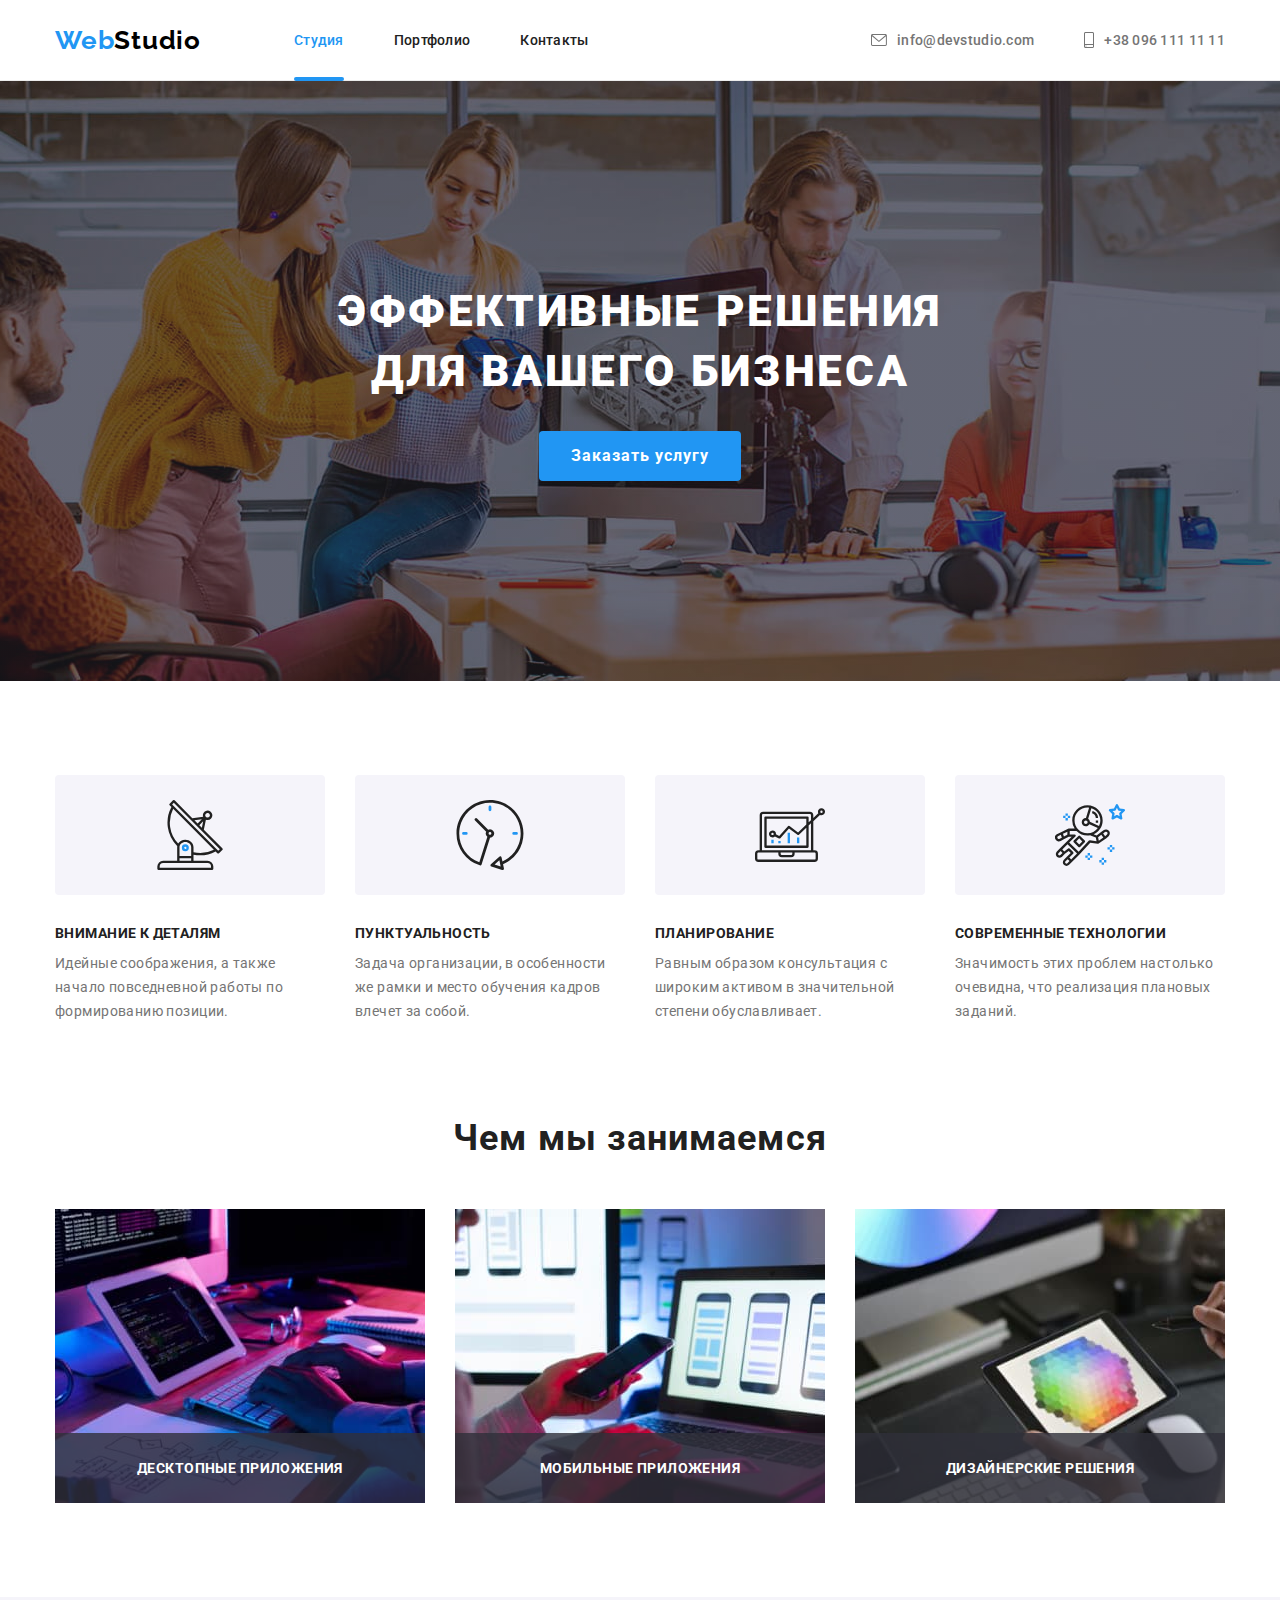
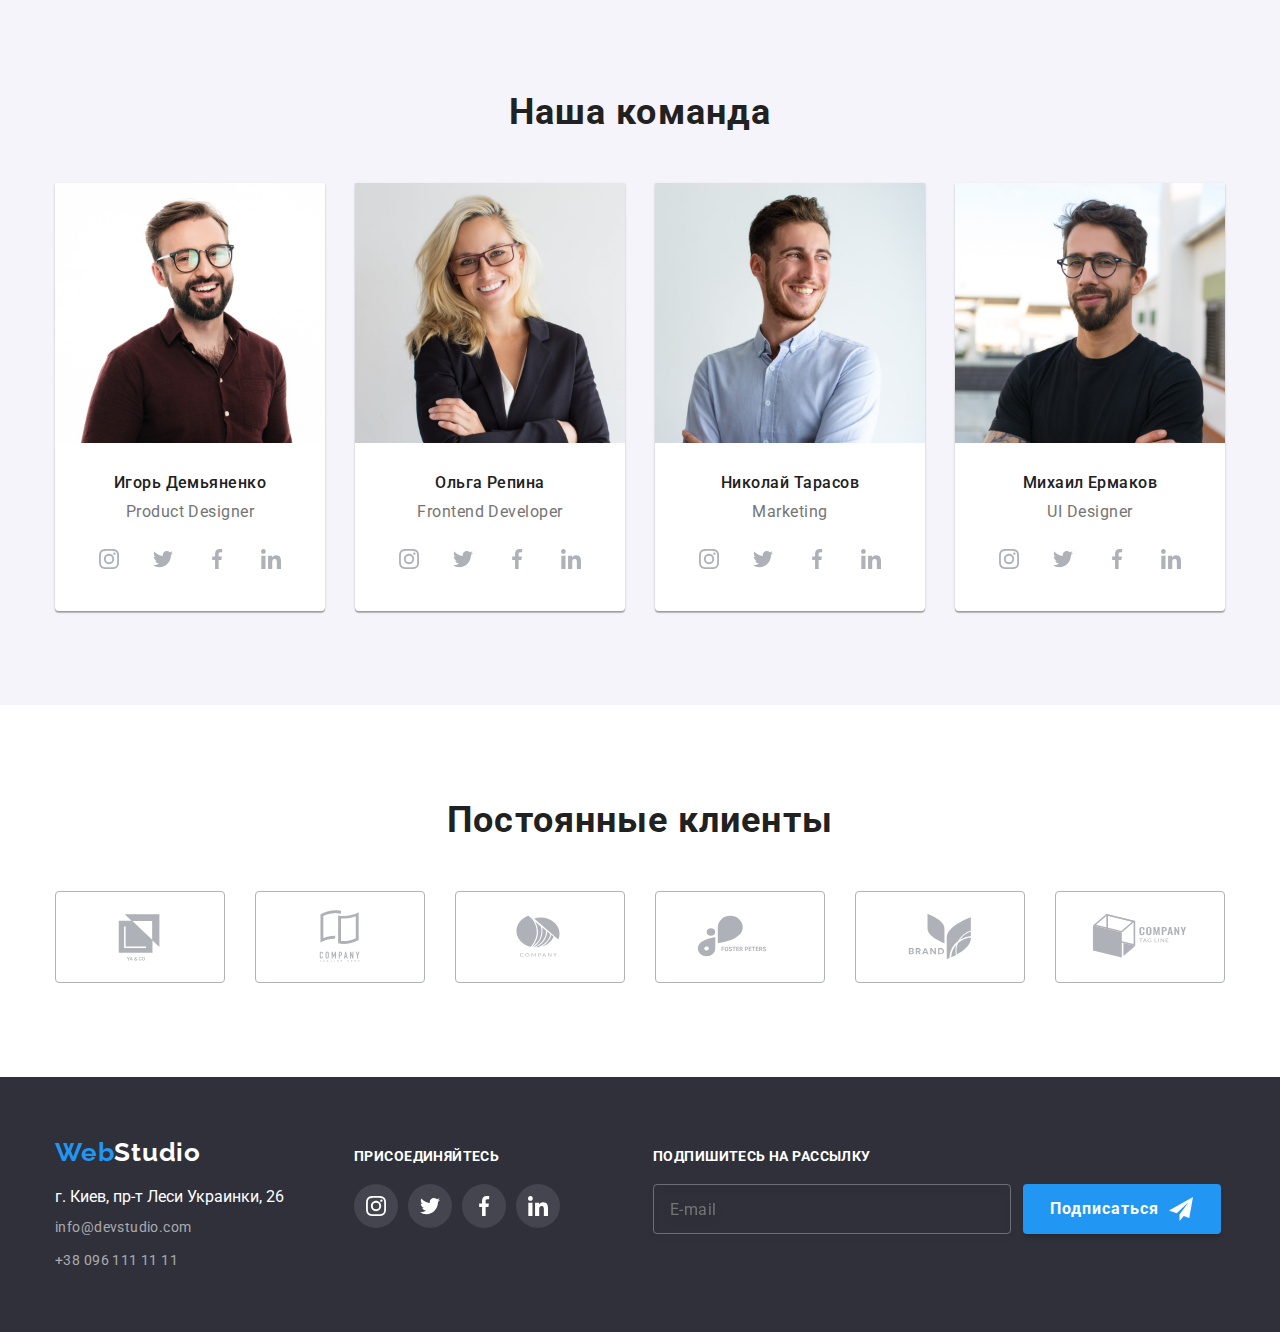
<file: index.html>
<!DOCTYPE html>
<html lang="ru">
  <head>
    <meta charset="UTF-8" />
    <meta http-equiv="X-UA-Compatible" content="IE=edge" />
    <meta name="viewport" content="width=device-width, initial-scale=1.0" />
    <title>WebStudio Main</title>
    <!-- Fonts start -->
    <link rel="preconnect" href="https://fonts.googleapis.com" />
    <link rel="preconnect" href="https://fonts.gstatic.com" crossorigin />
    <link
      href="https://fonts.googleapis.com/css2?family=Raleway:wght@700&family=Roboto:wght@400;500;700;900&display=swap"
      rel="stylesheet"
    />
    <!-- Fonts end -->
    <!-- Modern Normalize start -->
    <link
      rel="stylesheet"
      href="https://cdnjs.cloudflare.com/ajax/libs/modern-normalize/1.1.0/modern-normalize.min.css"
    />
    <!-- Modern Normalize end -->
    <link rel="stylesheet" href="./css/styles.css" />
  </head>
  <body data-page>
    <!-- Header section -->
    <header class="header">
      <div class="header-container container">
        <a class="header-logo logo" href="./index.html"
          ><span class="logo-cl">Web</span>Studio</a
        >
        <nav class="header-nav">
          <ul class="header-list list">
            <li class="header-item">
              <a
                class="header-link header-link-current link"
                href="./index.html"
                >Студия</a
              >
            </li>
            <li class="header-item">
              <a class="header-link link" href="./portfolio.html">Портфолио</a>
            </li>
            <li class="header-item">
              <a class="header-link link" href="">Контакты</a>
            </li>
          </ul>
        </nav>
        <ul class="header-contacts list">
          <li class="contacts-item">
            <a class="contacts-link link" href="mailto:info@devstudio.com">
              <svg class="contacts-icon" width="16" height="12">
                <use href="./images/icons.svg#envelope"></use></svg
              >info@devstudio.com</a
            >
          </li>
          <li class="contacts-item">
            <a class="contacts-link link" href="tel:+380961111111">
              <svg class="contacts-icon" width="10" height="16">
                <use href="./images/icons.svg#smartphone"></use></svg
              >+38 096 111 11 11</a
            >
          </li>
        </ul>
      </div>
    </header>
    <!-- Main section -->
    <main class="main">
      <!-- Hero section -->
      <section class="hero">
        <h1 class="hero-title">Эффективные решения для вашего бизнеса</h1>
        <button class="hero-btn btn" type="button" data-modal-open>
          Заказать услугу
        </button>
      </section>

      <!-- Advantages section -->
      <section class="advantages">
        <h2 class="visually-hidden">Наши преимущества</h2>
        <div class="advantages-container container">
          <ul class="advantages-list list">
            <li class="advantages-item">
              <div class="advantages-bg">
                <svg class="advantages-icon" width="70" height="70">
                  <use href="./images/icons.svg#antenna"></use>
                </svg>
              </div>
              <h3 class="advantages-title">Внимание к деталям</h3>
              <p class="advantages-descr">
                Идейные соображения, а также начало повседневной работы по
                формированию позиции.
              </p>
            </li>
            <li class="advantages-item">
              <div class="advantages-bg">
                <svg class="advantages-icon" width="70" height="70">
                  <use href="./images/icons.svg#clock"></use>
                </svg>
              </div>
              <h3 class="advantages-title">Пунктуальность</h3>
              <p class="advantages-descr">
                Задача организации, в особенности же рамки и место обучения
                кадров влечет за собой.
              </p>
            </li>
            <li class="advantages-item">
              <div class="advantages-bg">
                <svg class="advantages-icon" width="70" height="70">
                  <use href="./images/icons.svg#diagram"></use>
                </svg>
              </div>
              <h3 class="advantages-title">Планирование</h3>
              <p class="advantages-descr">
                Равным образом консультация с широким активом в значительной
                степени обуславливает.
              </p>
            </li>
            <li class="advantages-item">
              <div class="advantages-bg">
                <svg class="advantages-icon" width="70" height="70">
                  <use href="./images/icons.svg#astronaut"></use>
                </svg>
              </div>
              <h3 class="advantages-title">Современные технологии</h3>
              <p class="advantages-descr">
                Значимость этих проблем настолько очевидна, что реализация
                плановых заданий.
              </p>
            </li>
          </ul>
        </div>
      </section>
      <!-- About section -->
      <section class="about">
        <div class="about-container container">
          <h2 class="about-title title">Чем мы занимаемся</h2>
          <ul class="about-list list card-set">
            <li class="about-item card-set-item">
              <img
                src="./images/Home-page/Our-work/box1.jpg"
                alt="работа за компьютером"
                width="370"
                height="294"
                class="about-img"
              />
              <div class="about-overlay">
                <p class="overlay-title">Десктопные приложения</p>
              </div>
            </li>
            <li class="about-item card-set-item">
              <img
                src="./images/Home-page/Our-work/box2.jpg"
                alt="работа за ноутбуком с телефоном в руках"
                width="370"
                height="294"
                class="about-img"
              />
              <div class="about-overlay">
                <p class="overlay-title">Мобильные приложения</p>
              </div>
            </li>
            <li class="about-item card-set-item">
              <img
                src="./images/Home-page/Our-work/box3.jpg"
                alt="планшет в руках"
                width="370"
                height="294"
                class="about-img"
              />
              <div class="about-overlay">
                <p class="overlay-title">Дизайнерские решения</p>
              </div>
            </li>
          </ul>
        </div>
      </section>
      <!-- Team section -->
      <section class="team">
        <div class="container team-container">
          <h2 class="team-title title">Наша команда</h2>
          <ul class="team-list list card-set">
            <li class="team-item card-set-item">
              <img
                src="./images/Home-page/Team/img-1.jpg"
                alt="фото учасника команды"
                width="270"
                height="260"
                class="team-img"
              />
              <div class="team-wrapper">
                <h3 class="team-member">Игорь Демьяненко</h3>
                <p class="team-position" lang="en">Product Designer</p>
                <ul class="socials-list list">
                  <li class="socials-item">
                    <a
                      class="socials-link link"
                      href=""
                      target="_blank"
                      rel="noopener noreferrer"
                      aria-label="Instagram"
                    >
                      <svg class="socials-icon" width="20" height="20">
                        <use href="./images/icons.svg#instagram"></use>
                      </svg>
                    </a>
                  </li>
                  <li class="socials-item">
                    <a
                      class="socials-link link"
                      href=""
                      target="_blank"
                      rel="noopener noreferrer"
                      aria-label="Twitter"
                    >
                      <svg class="socials-icon" width="20" height="20">
                        <use href="./images/icons.svg#twitter"></use>
                      </svg>
                    </a>
                  </li>
                  <li class="socials-item">
                    <a
                      class="socials-link link"
                      href=""
                      target="_blank"
                      rel="noopener noreferrer"
                      aria-label="Facebook"
                    >
                      <svg class="socials-icon" width="20" height="20">
                        <use href="./images/icons.svg#facebook"></use>
                      </svg>
                    </a>
                  </li>
                  <li class="socials-item">
                    <a
                      class="socials-link link"
                      href=""
                      target="_blank"
                      rel="noopener noreferrer"
                      aria-label="LinkedIn"
                    >
                      <svg class="socials-icon" width="20" height="20">
                        <use href="./images/icons.svg#linkedin"></use>
                      </svg>
                    </a>
                  </li>
                </ul>
              </div>
            </li>
            <li class="team-item card-set-item">
              <img
                src="./images/Home-page/Team/img-2.jpg"
                alt="фото учасника команды"
                width="270"
                height="260"
                class="team-img"
              />
              <div class="team-wrapper">
                <h3 class="team-member">Ольга Репина</h3>
                <p class="team-position" lang="en">Frontend Developer</p>
                <ul class="socials-list list">
                  <li class="socials-item">
                    <a
                      class="socials-link link"
                      href=""
                      target="_blank"
                      rel="noopener noreferrer"
                      aria-label="Instagram"
                    >
                      <svg class="socials-icon" width="20" height="20">
                        <use href="./images/icons.svg#instagram"></use>
                      </svg>
                    </a>
                  </li>
                  <li class="socials-item">
                    <a
                      class="socials-link link"
                      href=""
                      target="_blank"
                      rel="noopener noreferrer"
                      aria-label="Twitter"
                    >
                      <svg class="socials-icon" width="20" height="20">
                        <use href="./images/icons.svg#twitter"></use>
                      </svg>
                    </a>
                  </li>
                  <li class="socials-item">
                    <a
                      class="socials-link link"
                      href=""
                      target="_blank"
                      rel="noopener noreferrer"
                      aria-label="Facebook"
                    >
                      <svg class="socials-icon" width="20" height="20">
                        <use href="./images/icons.svg#facebook"></use>
                      </svg>
                    </a>
                  </li>
                  <li class="socials-item">
                    <a
                      class="socials-link link"
                      href=""
                      target="_blank"
                      rel="noopener noreferrer"
                      aria-label="LinkedIn"
                    >
                      <svg class="socials-icon" width="20" height="20">
                        <use href="./images/icons.svg#linkedin"></use>
                      </svg>
                    </a>
                  </li>
                </ul>
              </div>
            </li>
            <li class="team-item card-set-item">
              <img
                src="./images/Home-page/Team/img-3.jpg"
                alt="фото учасника команды"
                width="270"
                height="260"
                class="team-img"
              />
              <div class="team-wrapper">
                <h3 class="team-member">Николай Тарасов</h3>
                <p class="team-position" lang="en">Marketing</p>
                <ul class="socials-list list">
                  <li class="socials-item">
                    <a
                      class="socials-link link"
                      href=""
                      target="_blank"
                      rel="noopener noreferrer"
                      aria-label="Instagram"
                    >
                      <svg class="socials-icon" width="20" height="20">
                        <use href="./images/icons.svg#instagram"></use>
                      </svg>
                    </a>
                  </li>
                  <li class="socials-item">
                    <a
                      class="socials-link link"
                      href=""
                      target="_blank"
                      rel="noopener noreferrer"
                      aria-label="Twitter"
                    >
                      <svg class="socials-icon" width="20" height="20">
                        <use href="./images/icons.svg#twitter"></use>
                      </svg>
                    </a>
                  </li>
                  <li class="socials-item">
                    <a
                      class="socials-link link"
                      href=""
                      target="_blank"
                      rel="noopener noreferrer"
                      aria-label="Facebook"
                    >
                      <svg class="socials-icon" width="20" height="20">
                        <use href="./images/icons.svg#facebook"></use>
                      </svg>
                    </a>
                  </li>
                  <li class="socials-item">
                    <a
                      class="socials-link link"
                      href=""
                      target="_blank"
                      rel="noopener noreferrer"
                      aria-label="LinkedIn"
                    >
                      <svg class="socials-icon" width="20" height="20">
                        <use href="./images/icons.svg#linkedin"></use>
                      </svg>
                    </a>
                  </li>
                </ul>
              </div>
            </li>
            <li class="team-item card-set-item">
              <img
                src="./images/Home-page/Team/img-4.jpg"
                alt="фото учасника команды"
                width="270"
                height="260"
                class="team-img"
              />
              <div class="team-wrapper">
                <h3 class="team-member">Михаил Ермаков</h3>
                <p class="team-position" lang="en">UI Designer</p>
                <ul class="socials-list list">
                  <li class="socials-item">
                    <a
                      class="socials-link link"
                      href=""
                      target="_blank"
                      rel="noopener noreferrer"
                      aria-label="Instagram"
                    >
                      <svg class="socials-icon" width="20" height="20">
                        <use href="./images/icons.svg#instagram"></use>
                      </svg>
                    </a>
                  </li>
                  <li class="socials-item">
                    <a
                      class="socials-link link"
                      href=""
                      target="_blank"
                      rel="noopener noreferrer"
                      aria-label="Twitter"
                    >
                      <svg class="socials-icon" width="20" height="20">
                        <use href="./images/icons.svg#twitter"></use>
                      </svg>
                    </a>
                  </li>
                  <li class="socials-item">
                    <a
                      class="socials-link link"
                      href=""
                      target="_blank"
                      rel="noopener noreferrer"
                      aria-label="Facebook"
                    >
                      <svg class="socials-icon" width="20" height="20">
                        <use href="./images/icons.svg#facebook"></use>
                      </svg>
                    </a>
                  </li>
                  <li class="socials-item">
                    <a
                      class="socials-link link"
                      href=""
                      target="_blank"
                      rel="noopener noreferrer"
                      aria-label="LinkedIn"
                    >
                      <svg class="socials-icon" width="20" height="20">
                        <use href="./images/icons.svg#linkedin"></use>
                      </svg>
                    </a>
                  </li>
                </ul>
              </div>
            </li>
          </ul>
        </div>
      </section>
      <!-- Clients section -->
      <section class="clients">
        <div class="container clients-container">
          <h2 class="clients-title title">Постоянные клиенты</h2>
          <ul class="clients-list list card-set">
            <li class="clients-item card-set-item">
              <a
                href=""
                class="clients-link link"
                target="_blank"
                rel="noopener noreferrer"
                aria-label="company logo"
              >
                <svg class="clients-icon" width="106" height="60">
                  <use href="./images/icons.svg#logo-1"></use>
                </svg>
              </a>
            </li>
            <li class="clients-item card-set-item">
              <a
                href=""
                class="clients-link link"
                target="_blank"
                rel="noopener noreferrer"
                aria-label="company logo"
              >
                <svg class="clients-icon" width="106" height="60">
                  <use href="./images/icons.svg#logo-2"></use>
                </svg>
              </a>
            </li>
            <li class="clients-item card-set-item">
              <a
                href=""
                class="clients-link link"
                target="_blank"
                rel="noopener noreferrer"
                aria-label="company logo"
              >
                <svg class="clients-icon" width="106" height="60">
                  <use href="./images/icons.svg#logo-3"></use>
                </svg>
              </a>
            </li>
            <li class="clients-item card-set-item">
              <a
                href=""
                class="clients-link link"
                target="_blank"
                rel="noopener noreferrer"
                aria-label="company logo"
              >
                <svg class="clients-icon" width="106" height="60">
                  <use href="./images/icons.svg#logo-4"></use>
                </svg>
              </a>
            </li>
            <li class="clients-item card-set-item">
              <a
                href=""
                class="clients-link link"
                target="_blank"
                rel="noopener noreferrer"
                aria-label="company logo"
              >
                <svg class="clients-icon" width="106" height="60">
                  <use href="./images/icons.svg#logo-5"></use>
                </svg>
              </a>
            </li>
            <li class="clients-item card-set-item">
              <a
                href=""
                class="clients-link link"
                target="_blank"
                rel="noopener noreferrer"
                aria-label="company logo"
              >
                <svg class="clients-icon" width="106" height="60">
                  <use href="./images/icons.svg#logo-6"></use>
                </svg>
              </a>
            </li>
          </ul>
        </div>
      </section>
    </main>
    <!-- Footer section -->
    <footer class="footer">
      <div class="footer-container container">
        <div class="address-container">
          <a class="footer-logo logo" href="./index.html">
            <span class="logo-cl">Web</span>Studio</a
          >
          <address class="footer-address">
            <p class="address-street">г. Киев, пр-т Леси Украинки, 26</p>
            <ul class="address-list list">
              <li class="address-item">
                <a
                  class="address-email footer-link link"
                  href="mailto:info@devstudio.com"
                  >info@devstudio.com</a
                >
              </li>
              <li class="address-item">
                <a
                  class="address-phone footer-link link"
                  href="tel:+380961111111"
                  >+38 096 111 11 11</a
                >
              </li>
            </ul>
          </address>
        </div>
        <div class="footer-join">
          <h2 class="join-us">присоединяйтесь</h2>
          <ul class="join-list list">
            <li class="join-item">
              <a
                class="join-link link"
                href=""
                target="_blank"
                rel="noopener noreferrer"
                aria-label="Instagram"
              >
                <svg class="join-icon" width="20" height="20">
                  <use href="./images/icons.svg#instagram"></use>
                </svg>
              </a>
            </li>
            <li class="join-item">
              <a
                class="join-link link"
                href=""
                target="_blank"
                rel="noopener noreferrer"
                aria-label="Twitter"
              >
                <svg class="join-icon" width="20" height="20">
                  <use href="./images/icons.svg#twitter"></use>
                </svg>
              </a>
            </li>
            <li class="join-item">
              <a
                class="join-link link"
                href=""
                target="_blank"
                rel="noopener noreferrer"
                aria-label="Facebook"
              >
                <svg class="join-icon" width="20" height="20">
                  <use href="./images/icons.svg#facebook"></use>
                </svg>
              </a>
            </li>
            <li class="join-item">
              <a
                class="join-link link"
                href=""
                target="_blank"
                rel="noopener noreferrer"
                aria-label="LinkedIn"
              >
                <svg class="join-icon" width="20" height="20">
                  <use href="./images/icons.svg#linkedin"></use>
                </svg>
              </a>
            </li>
          </ul>
        </div>
        <div class="subscribe-container">
          <h2 class="subscribe-title">Подпишитесь на рассылку</h2>
          <form class="subscribe-form">
            <input
              class="subscribe-input"
              type="email"
              name="email"
              placeholder="E-mail"
            />
            <button class="subscribe-btn btn" type="submit">
              <span class="subscribe-btn-text">Подписаться</span>
              <svg class="subscribe-icon" width="24" height="24">
                <use href="./images/icons.svg#send"></use>
              </svg>
            </button>
          </form>
        </div>
      </div>
    </footer>

    <!-- Modal window -->
    <div class="backdrop is-hidden" data-modal>
      <div class="modal">
        <button class="modal-btn" data-modal-close>
          <svg class="modal-btn-icon" width="30" height="30">
            <use href="./images/icons.svg#close"></use>
          </svg>
        </button>
        <strong class="modal-title"
          >Оставьте свои данные, мы вам перезвоним</strong
        >
        <div class="modal-form-container">
          <form class="modal-form">
            <div class="modal-form-group" role="group">
              <label class="modal-form-label">
                <span class="label-text">Имя</span>
                <input
                  class="form-input"
                  type="text"
                  name="user-name"
                  placeholder=" "
                  minlength="3"
                  maxlength="50"
                  required
                />
                <svg class="modal-form-icon" width="18" height="18">
                  <use href="./images/icons.svg#person"></use>
                </svg>
              </label>
              <label class="modal-form-label">
                <span class="label-text">Телефон</span>
                <input
                  class="form-input"
                  type="tel"
                  name="user-phone"
                  placeholder=" "
                  minlength="10"
                  maxlength="13"
                  required
                />
                <svg class="modal-form-icon" width="18" height="18">
                  <use href="./images/icons.svg#phone"></use>
                </svg>
              </label>
              <label class="modal-form-label">
                <span class="label-text">Почта</span>
                <input
                  class="form-input"
                  type="email"
                  name="user-email"
                  placeholder=" "
                  minlength="7"
                  maxlength="50"
                  required
                />
                <svg class="modal-form-icon" width="18" height="18">
                  <use href="./images/icons.svg#email"></use>
                </svg>
              </label>
              <label class="modal-form-label">
                <span class="label-text">Комментарий</span>
                <textarea
                  class="form-field-comment"
                  name="user-comment"
                  placeholder="Введите текст"
                ></textarea>
              </label>
            </div>
            <label class="modal-label-checkbox">
              <input
                class="input-checkbox visually-hidden"
                name="checkbox-agreement"
                type="checkbox"
                required
              />
              <svg class="icon-checkbox" width="16" height="15">
                <use
                  class="icon-checkbox-empty"
                  href="./images/icons.svg#check-empty"
                ></use>
                <use
                  class="icon-checkbox-check"
                  href="./images/icons.svg#check"
                ></use>
              </svg>
              <span class="checkbox-agreement"
                >Соглашаюсь с рассылкой и принимаю
                <a class="agreement-link" href="">Условия договора</a>
              </span>
            </label>
            <button class="modal-form-btn btn" type="submit">
              <span class="modal-form-btn-text">Отправить</span>
            </button>
          </form>
        </div>
      </div>
    </div>

    <script src="./js/modal.js"></script>
  </body>
</html>
</file>
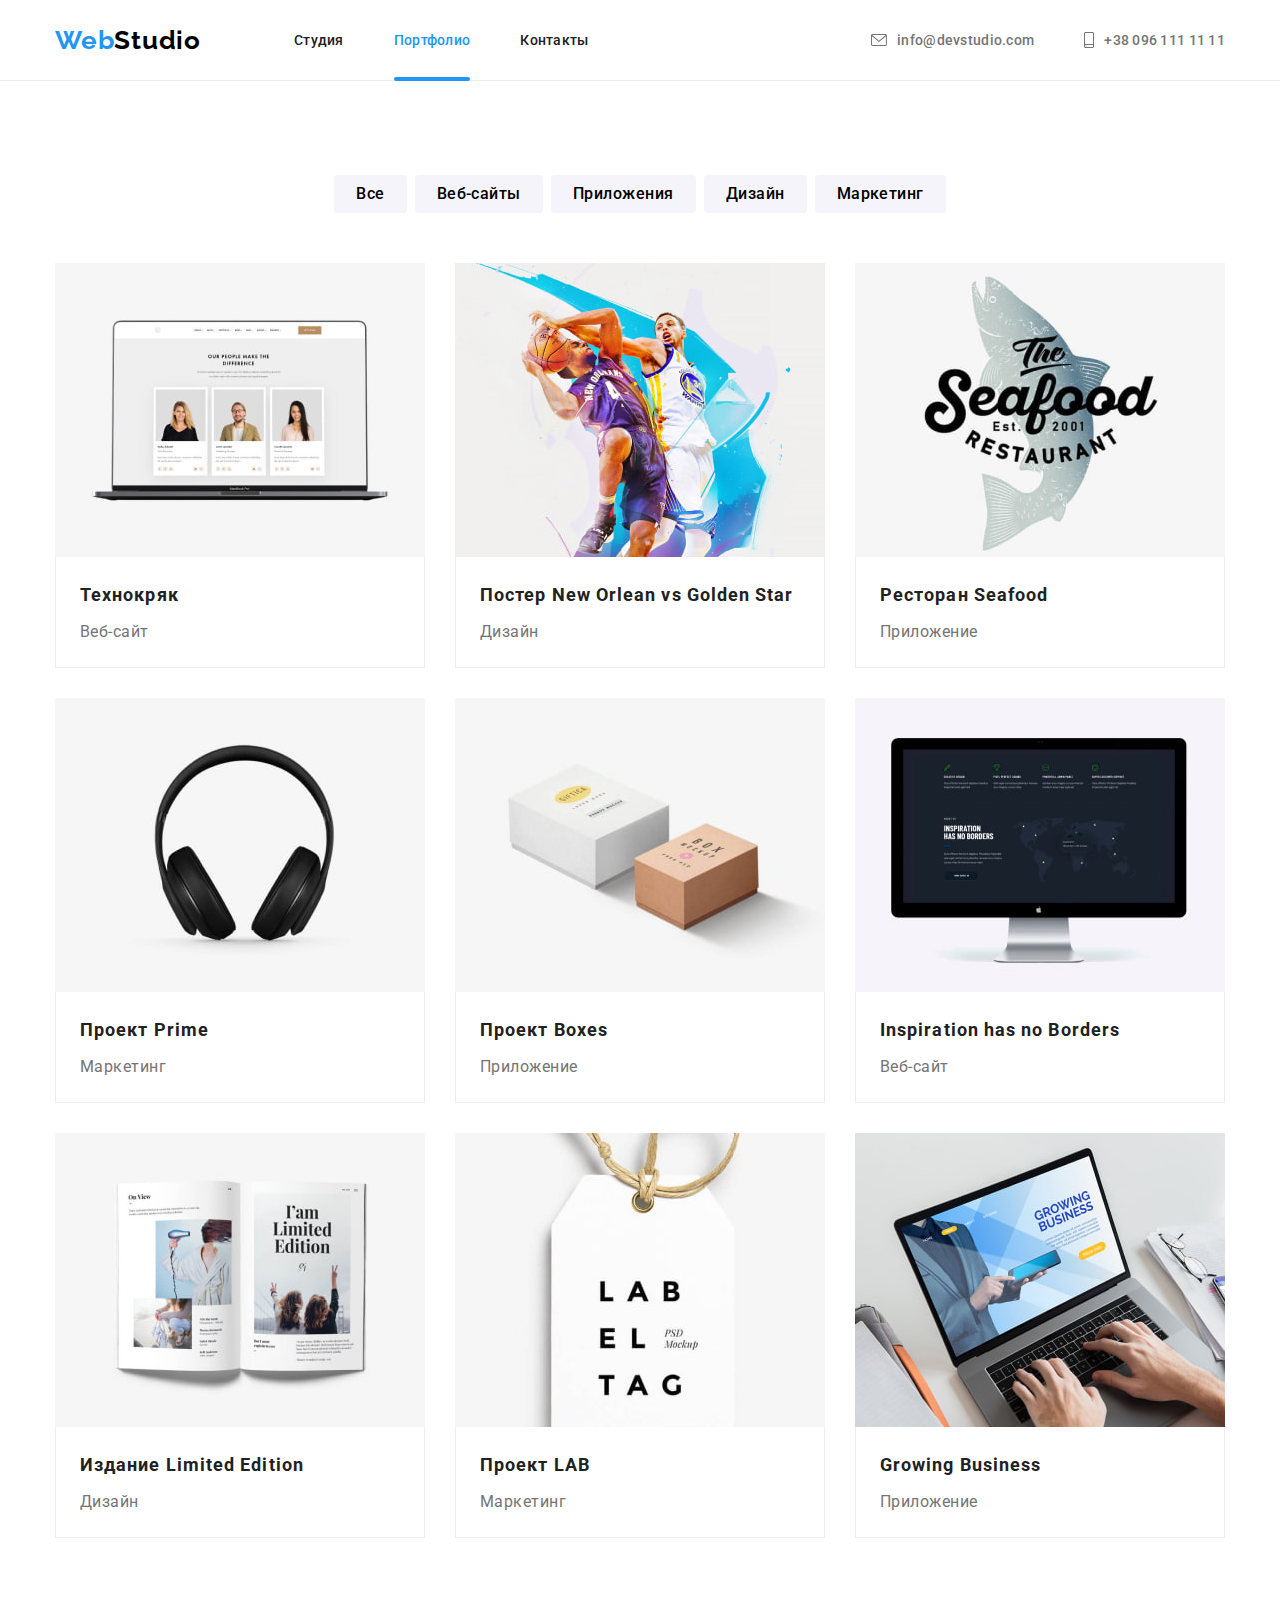
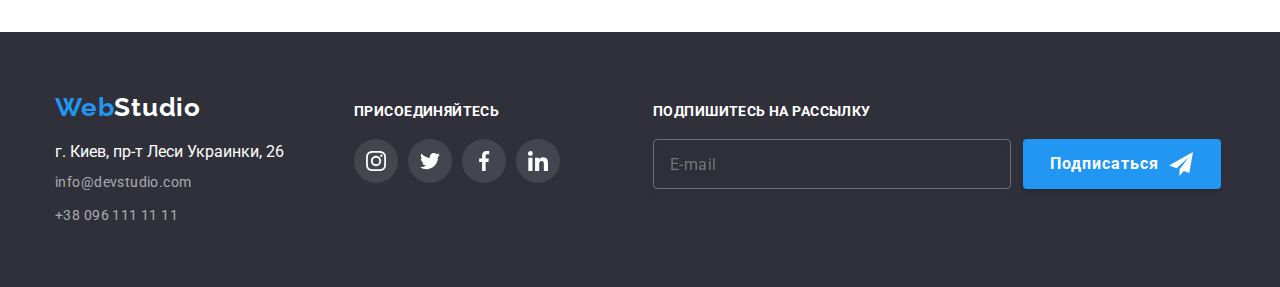
<file: portfolio.html>
<!DOCTYPE html>
<html lang="ru">
  <head>
    <meta charset="UTF-8" />
    <meta http-equiv="X-UA-Compatible" content="IE=edge" />
    <meta name="viewport" content="width=device-width, initial-scale=1.0" />
    <title>WebStudio Portfolio</title>
    <!-- Fonts start -->
    <link rel="preconnect" href="https://fonts.googleapis.com" />
    <link rel="preconnect" href="https://fonts.gstatic.com" crossorigin />
    <link
      href="https://fonts.googleapis.com/css2?family=Raleway:wght@700&family=Roboto:wght@400;500;700;900&display=swap"
      rel="stylesheet"
    />
    <!-- Fonts end -->
    <!-- Modern Normalize start -->
    <link
      rel="stylesheet"
      href="https://cdnjs.cloudflare.com/ajax/libs/modern-normalize/1.1.0/modern-normalize.min.css"
    />
    <!-- Modern Normalize end -->
    <link rel="stylesheet" href="./css/styles.css" />
  </head>
  <body>
    <!-- Header section -->
    <header class="header">
      <div class="header-container container">
        <a class="header-logo logo" href="./index.html"
          ><span class="logo-cl">Web</span>Studio</a
        >
        <nav class="header-nav">
          <ul class="header-list list">
            <li class="header-item">
              <a class="header-link link" href="./index.html">Студия</a>
            </li>
            <li class="header-item">
              <a
                class="header-link header-link-current link"
                href="./portfolio.html"
                >Портфолио</a
              >
            </li>
            <li class="header-item">
              <a class="header-link link" href="">Контакты</a>
            </li>
          </ul>
        </nav>
        <ul class="header-contacts list">
          <li class="contacts-item">
            <a class="contacts-link link" href="mailto:info@devstudio.com">
              <svg class="contacts-icon" width="16" height="12">
                <use href="./images/icons.svg#envelope"></use></svg
              >info@devstudio.com</a
            >
          </li>
          <li class="contacts-item">
            <a class="contacts-link link" href="tel:+380961111111">
              <svg class="contacts-icon" width="10" height="16">
                <use href="./images/icons.svg#smartphone"></use></svg
              >+38 096 111 11 11</a
            >
          </li>
        </ul>
      </div>
    </header>
    <!-- Main section-->
    <main class="main">
      <section class="works">
        <div class="container">
          <h1 hidden>Наши работы</h1>
          <ul class="works-filter list">
            <li class="filer-item">
              <button class="filter-btn btn" type="button">Все</button>
            </li>
            <li class="filter-item">
              <button class="filter-btn btn" type="button">Веб-сайты</button>
            </li>
            <li class="filter-item">
              <button class="filter-btn btn" type="button">Приложения</button>
            </li>
            <li class="filter-item">
              <button class="filter-btn btn" type="button">Дизайн</button>
            </li>
            <li class="filter-item">
              <button class="filter-btn btn" type="button">Маркетинг</button>
            </li>
          </ul>
          <ul class="works-list list card-set">
            <li class="works-item card-set-item">
              <a href="" class="works-link link">
                <div class="overlay-wrapper">
                  <img
                    src="./images/Portfolio/img-1.jpg"
                    alt="ноутбук с открытым сайтом"
                    width="370"
                    height="294"
                    class="works-img"
                  />
                  <div class="works-overlay">
                    <p class="works-overlay-text">
                      Ресурс предлагает комплексные предложения с разным уровнем
                      функционала и сервисов. Все это позволит посетителю
                      получить исчерпывающие сведения о компании или частном
                      лице.
                    </p>
                  </div>
                </div>
                <div class="works-wrapper">
                  <h2 class="works-title">Технокряк</h2>
                  <p class="works-type">Веб-сайт</p>
                </div>
              </a>
            </li>
            <li class="works-item card-set-item">
              <a href="" class="works-link link">
                <div class="overlay-wrapper">
                  <img
                    src="./images/Portfolio/img-2.jpg"
                    alt="постер с игрой в баскетбол"
                    width="370"
                    height="294"
                    class="works-img"
                  />
                  <div class="works-overlay">
                    <p class="works-overlay-text">
                      Ресурс предлагает комплексные предложения с разным уровнем
                      функционала и сервисов. Все это позволит посетителю
                      получить исчерпывающие сведения о компании или частном
                      лице.
                    </p>
                  </div>
                </div>
                <div class="works-wrapper">
                  <h2 class="works-title">
                    Постер <span lang="en">New Orlean vs Golden Star</span>
                  </h2>
                  <p class="works-type">Дизайн</p>
                </div>
              </a>
            </li>
            <li class="works-item card-set-item">
              <a href="" class="works-link link">
                <div class="overlay-wrapper">
                  <img
                    src="./images/Portfolio/img-3.jpg"
                    alt="постер ресторана морепродуктов"
                    width="370"
                    height="294"
                    class="works-img"
                  />
                  <div class="works-overlay">
                    <p class="works-overlay-text">
                      Ресурс предлагает комплексные предложения с разным уровнем
                      функционала и сервисов. Все это позволит посетителю
                      получить исчерпывающие сведения о компании или частном
                      лице.
                    </p>
                  </div>
                </div>
                <div class="works-wrapper">
                  <h2 class="works-title">
                    Ресторан <span lang="en">Seafood</span>
                  </h2>
                  <p class="works-type">Приложение</p>
                </div>
              </a>
            </li>
            <li class="works-item card-set-item">
              <a href="" class="works-link link">
                <div class="overlay-wrapper">
                  <img
                    src="./images/Portfolio/img-4.jpg"
                    alt="наушники"
                    width="370"
                    height="294"
                    class="works-img"
                  />
                  <div class="works-overlay">
                    <p class="works-overlay-text">
                      Ресурс предлагает комплексные предложения с разным уровнем
                      функционала и сервисов. Все это позволит посетителю
                      получить исчерпывающие сведения о компании или частном
                      лице.
                    </p>
                  </div>
                </div>
                <div class="works-wrapper">
                  <h2 class="works-title">
                    Проект <span lang="en">Prime</span>
                  </h2>
                  <p class="works-type">Маркетинг</p>
                </div>
              </a>
            </li>
            <li class="works-item card-set-item">
              <a href="" class="works-link link">
                <div class="overlay-wrapper">
                  <img
                    src="./images/Portfolio/img-5.jpg"
                    alt="белая и коричневая коробки"
                    width="370"
                    height="294"
                    class="works-img"
                  />
                  <div class="works-overlay">
                    <p class="works-overlay-text">
                      Ресурс предлагает комплексные предложения с разным уровнем
                      функционала и сервисов. Все это позволит посетителю
                      получить исчерпывающие сведения о компании или частном
                      лице.
                    </p>
                  </div>
                </div>
                <div class="works-wrapper">
                  <h2 class="works-title">
                    Проект <span lang="en">Boxes</span>
                  </h2>
                  <p class="works-type">Приложение</p>
                </div>
              </a>
            </li>
            <li class="works-item card-set-item">
              <a href="" class="works-link link">
                <div class="overlay-wrapper">
                  <img
                    src="./images/Portfolio/img-6.jpg"
                    alt="экран компьютера с открытым сайтом"
                    width="370"
                    height="294"
                    class="works-img"
                  />
                  <div class="works-overlay">
                    <p class="works-overlay-text">
                      Ресурс предлагает комплексные предложения с разным уровнем
                      функционала и сервисов. Все это позволит посетителю
                      получить исчерпывающие сведения о компании или частном
                      лице.
                    </p>
                  </div>
                </div>
                <div class="works-wrapper">
                  <h2 class="works-title" lang="en">
                    Inspiration has no Borders
                  </h2>
                  <p class="works-type">Веб-сайт</p>
                </div>
              </a>
            </li>
            <li class="works-item card-set-item">
              <a href="" class="works-link link">
                <div class="overlay-wrapper">
                  <img
                    src="./images/Portfolio/img-7.jpg"
                    alt="разворот журнала"
                    width="370"
                    height="294"
                    class="works-img"
                  />
                  <div class="works-overlay">
                    <p class="works-overlay-text">
                      Ресурс предлагает комплексные предложения с разным уровнем
                      функционала и сервисов. Все это позволит посетителю
                      получить исчерпывающие сведения о компании или частном
                      лице.
                    </p>
                  </div>
                </div>
                <div class="works-wrapper">
                  <h2 class="works-title">
                    Издание <span lang="en">Limited Edition</span>
                  </h2>
                  <p class="works-type">Дизайн</p>
                </div>
              </a>
            </li>
            <li class="works-item card-set-item">
              <a href="" class="works-link link">
                <div class="overlay-wrapper">
                  <img
                    src="./images/Portfolio/img-8.jpg"
                    alt="белая бирка с надписью"
                    width="370"
                    height="294"
                    class="works-img"
                  />
                  <div class="works-overlay">
                    <p class="works-overlay-text">
                      Ресурс предлагает комплексные предложения с разным уровнем
                      функционала и сервисов. Все это позволит посетителю
                      получить исчерпывающие сведения о компании или частном
                      лице.
                    </p>
                  </div>
                </div>
                <div class="works-wrapper">
                  <h2 class="works-title">Проект <span lang="en">LAB</span></h2>
                  <p class="works-type">Маркетинг</p>
                </div>
              </a>
            </li>
            <li class="works-item card-set-item">
              <a href="" class="works-link link">
                <div class="overlay-wrapper">
                  <img
                    src="./images/Portfolio/img-9.jpg"
                    alt="работа за ноутбуком"
                    width="370"
                    height="294"
                    class="works-img"
                  />
                  <div class="works-overlay">
                    <p class="works-overlay-text">
                      Ресурс предлагает комплексные предложения с разным уровнем
                      функционала и сервисов. Все это позволит посетителю
                      получить исчерпывающие сведения о компании или частном
                      лице.
                    </p>
                  </div>
                </div>
                <div class="works-wrapper">
                  <h2 class="works-title" lang="en">Growing Business</h2>
                  <p class="works-type">Приложение</p>
                </div>
              </a>
            </li>
          </ul>
        </div>
      </section>
    </main>
    <!-- Footer section-->
    <footer class="footer">
      <div class="footer-container container">
        <div class="address-container">
          <a class="footer-logo logo" href="./index.html">
            <span class="logo-cl">Web</span>Studio</a
          >
          <address class="footer-address">
            <p class="address-street">г. Киев, пр-т Леси Украинки, 26</p>
            <ul class="address-list list">
              <li class="address-item">
                <a
                  class="address-email footer-link link"
                  href="mailto:info@devstudio.com"
                  >info@devstudio.com</a
                >
              </li>
              <li class="address-item">
                <a
                  class="address-phone footer-link link"
                  href="tel:+380961111111"
                  >+38 096 111 11 11</a
                >
              </li>
            </ul>
          </address>
        </div>
        <div class="footer-join">
          <h2 class="join-us">присоединяйтесь</h2>
          <ul class="join-list list">
            <li class="join-item">
              <a
                class="join-link link"
                href=""
                target="_blank"
                rel="noopener noreferrer"
                aria-label="Instagram"
              >
                <svg class="join-icon" width="20" height="20">
                  <use href="./images/icons.svg#instagram"></use>
                </svg>
              </a>
            </li>
            <li class="join-item">
              <a
                class="join-link link"
                href=""
                target="_blank"
                rel="noopener noreferrer"
                aria-label="Twitter"
              >
                <svg class="join-icon" width="20" height="20">
                  <use href="./images/icons.svg#twitter"></use>
                </svg>
              </a>
            </li>
            <li class="join-item">
              <a
                class="join-link link"
                href=""
                target="_blank"
                rel="noopener noreferrer"
                aria-label="Facebook"
              >
                <svg class="join-icon" width="20" height="20">
                  <use href="./images/icons.svg#facebook"></use>
                </svg>
              </a>
            </li>
            <li class="join-item">
              <a
                class="join-link link"
                href=""
                target="_blank"
                rel="noopener noreferrer"
                aria-label="LinkedIn"
              >
                <svg class="join-icon" width="20" height="20">
                  <use href="./images/icons.svg#linkedin"></use>
                </svg>
              </a>
            </li>
          </ul>
        </div>
        <div class="subscribe-container">
          <h2 class="subscribe-title">Подпишитесь на рассылку</h2>
          <form class="subscribe-form">
            <input
              class="subscribe-input"
              type="email"
              name="email"
              placeholder="E-mail"
            />
            <button class="subscribe-btn btn" type="submit">
              <span class="subscribe-btn-text">Подписаться</span>
              <svg class="subscribe-icon" width="24" height="24">
                <use href="./images/icons.svg#send"></use>
              </svg>
            </button>
          </form>
        </div>
      </div>
    </footer>
  </body>
</html>
</file>
<file: css/styles.css>
:root {
  /* Fonts */
  --main-font: "Roboto", sans-serif;
  --secondary-font: "Raleway", sans-serif;

  /* Text colors */
  --main-txt-cl: #212121;
  --secondary-txt-cl: #757575;
  --accent-txt-cl: #2196f3;
  --light-txt-cl: #ffffff;
  --dark-txt-cl: #000000;
  --social-icons-cl: #afb1b8;

  /* Bg colors */
  --light-bg-cl: #f5f4fa;
  --dark-bg-cl: #2f303a;

  /* others */
  --indent: 30px;
  --items: 3;
  --animation: 250ms cubic-bezier(0.4, 0, 0.2, 1);
}

body {
  font-family: var(--main-font);
  color: var(--main-txt-cl);
}

.no-scroll {
  overflow: hidden;
}

/* Reset styles */
h1,
h2,
h3,
h4,
h5,
h6,
p {
  margin: 0;
}
img {
  display: block;
  max-width: 100%;
}

.link,
.logo {
  text-decoration: none;
  color: currentColor;
}

.footer-address {
  font-style: normal;
}

.list {
  list-style: none;
  margin: 0;
  padding: 0;
}

.visually-hidden {
  position: absolute;
  white-space: nowrap;
  width: 1px;
  height: 1px;
  overflow: hidden;
  border: 0;
  padding: 0;
  clip: rect(0 0 0 0);
  clip-path: inset(50%);
  margin: -1px;
}

/* Card set */

.card-set {
  display: flex;
  flex-wrap: wrap;
  gap: var(--indent);
}

.card-set-item {
  flex-basis: calc((100% - var(--indent) * (var(--items) - 1)) / var(--items));
}

/* Base styles */

.container {
  width: 1200px;
  padding-left: 15px;
  padding-right: 15px;
  margin-left: auto;
  margin-right: auto;

  /* outline: 2px solid red;
  outline-offset: -2px; */
}

.link:hover,
.link:focus {
  color: var(--accent-txt-cl);
}

.works-link:hover,
.works-link:focus {
  color: var(--main-txt-cl);
  box-shadow: 0px 1px 1px rgba(0, 0, 0, 0.12), 0px 4px 4px rgba(0, 0, 0, 0.06),
    1px 4px 6px rgba(0, 0, 0, 0.16);
}

.btn {
  font-family: inherit;
  border: transparent;
  cursor: pointer;
}

.title {
  font-weight: 700;
  font-size: 36px;
  line-height: calc(42 / 36);
  letter-spacing: 0.03em;
}

/* Header section */

.header {
  border-bottom: 1px solid #ececec;
}

.header-container {
  display: flex;
  align-items: center;
}

.logo {
  font-family: var(--secondary-font);
  font-weight: 700;
  font-size: 26px;
  line-height: calc(31 / 26);
  letter-spacing: 0.03em;
}

.header-logo {
  margin-right: 93px;

  color: var(--dark-txt-cl);
}

.logo-cl {
  color: var(--accent-txt-cl);
}

.header-list {
  display: flex;
  gap: 50px;
}

.header-link,
.header-email,
.header-phone,
.contacts-link {
  display: block;
  padding-top: 32px;
  padding-bottom: 32px;

  transition: color var(--animation);
}

.header-link {
  font-weight: 500;
  font-size: 14px;
  line-height: calc(16 / 14);
  letter-spacing: 0.02em;
  color: var(--main-txt-cl);
}

.header-link-current {
  position: relative;

  color: var(--accent-txt-cl);
}

.header-link-current::after {
  position: absolute;
  content: "";
  bottom: -1px;
  left: 0;
  width: 100%;
  height: 4px;
  border-radius: 2px;
  background-color: var(--accent-txt-cl);
}

.header-contacts {
  display: flex;
  margin-left: auto;
  gap: 50px;
  align-items: center;

  color: var(--secondary-txt-cl);
  font-weight: 500;
  font-size: 14px;
  line-height: calc(16 / 14);
  letter-spacing: 0.02em;
}

.contacts-link {
  display: flex;
  align-items: center;
}

.contacts-icon {
  margin-right: 10px;
  fill: currentColor;
}

/* STUDIO Hero section */

.hero {
  padding-top: 200px;
  padding-bottom: 200px;
  max-width: 1600px;
  height: 600px;
  margin-right: auto;
  margin-left: auto;

  background-color: var(--dark-bg-cl);
  background-image: linear-gradient(
      to right,
      rgba(47, 48, 58, 0.4),
      rgba(47, 48, 58, 0.4)
    ),
    url(../images/Home-page/Hero/hero-bg.jpg);
  background-position: center;
  background-repeat: no-repeat;
  background-size: cover;
}

.hero-title {
  display: block;
  width: 696px;
  margin-left: auto;
  margin-right: auto;
  margin-bottom: 30px;

  font-weight: 900;
  font-size: 44px;
  line-height: calc(60 / 44);
  letter-spacing: 0.06em;
  text-transform: uppercase;
  color: var(--light-txt-cl);

  text-align: center;
}

.hero-btn:hover,
.hero-btn:focus {
  background-color: #188ce8;
}

.hero-btn {
  display: block;
  margin-left: auto;
  margin-right: auto;
  min-width: 200px;
  min-height: 50px;
  padding: 10px 32px;
  border-radius: 4px;

  background-color: var(--accent-txt-cl);
  color: var(--light-txt-cl);
  font-weight: 700;
  font-size: 16px;
  line-height: calc(30 / 16);
  letter-spacing: 0.06em;

  transition: background-color var(--animation);
}

/* STUDIO Advantages section */

.advantages {
  padding-top: 94px;
  padding-bottom: 94px;
}

.advantages-list {
  display: flex;
  gap: 30px;
}

.advantages-title {
  margin-bottom: 10px;
  font-weight: 700;
  font-size: 14px;
  line-height: calc(16 / 14);
  letter-spacing: 0.03em;
  text-transform: uppercase;
}

.advantages-item {
  width: 270px;
}

.advantages-bg {
  display: flex;
  width: 270px;
  height: 120px;
  border-radius: 4px;
  margin-bottom: 30px;
  align-items: center;
  justify-content: center;

  background-color: var(--light-bg-cl);
}

.advantages-descr {
  font-size: 14px;
  line-height: calc(24 / 14);
  letter-spacing: 0.03em;
  color: var(--secondary-txt-cl);
}

/* STUDIO About section */

.about {
  padding-bottom: 94px;
}

.about-title {
  margin-bottom: 50px;
  text-align: center;
}

.about-list {
  display: flex;
}

.about-item {
  position: relative;
}

.about-overlay {
  position: absolute;
  display: flex;
  justify-content: center;
  align-items: center;
  width: 100%;
  bottom: 0;
  left: 0;
  padding-top: 27px;
  padding-bottom: 27px;
  background-color: rgba(47, 48, 58, 0.8);
}

.overlay-title {
  font-weight: 700;
  font-size: 14px;
  line-height: calc(16 / 14);
  letter-spacing: 0.03em;
  text-transform: uppercase;
  color: var(--light-txt-cl);
}

/* STUDIO Team section */

.team {
  padding-top: 94px;
  padding-bottom: 94px;

  background-color: var(--light-bg-cl);
}

.team-title {
  margin-bottom: 50px;
  text-align: center;
}

.team-wrapper {
  padding-top: 30px;
  padding-bottom: 30px;
  text-align: center;
}

.team-member {
  margin-bottom: 10px;
}

.team-item {
  --items: 4;

  background: var(--light-txt-cl);
  box-shadow: 0px 1px 3px rgba(0, 0, 0, 0.12), 0px 1px 1px rgba(0, 0, 0, 0.14),
    0px 2px 1px rgba(0, 0, 0, 0.2);
  border-radius: 0px 0px 4px 4px;
}

.team-member {
  font-weight: 500;
  font-size: 16px;
  line-height: calc(19 / 16);
  letter-spacing: 0.03em;
}

.team-position {
  line-height: calc(19 / 16);
  letter-spacing: 0.03em;
  color: var(--secondary-txt-cl);
  margin-bottom: 16px;
}

/* TEAM icons section */

.socials-list {
  display: flex;
  align-items: center;
  justify-content: center;
  gap: 10px;
}

.socials-link {
  display: flex;
  width: 44px;
  height: 44px;
  border-radius: 50%;
  align-items: center;
  justify-content: center;

  transition: background-color var(--animation);

  /* outline: 2px solid red; */
}

.socials-icon {
  fill: var(--social-icons-cl);
  transition: fill var(--animation);
}

.socials-link:hover,
.socials-link:focus {
  background-color: var(--accent-txt-cl);
}

.socials-link:hover .socials-icon,
.socials-link:focus .socials-icon {
  fill: var(--light-txt-cl);
}

/* STUDIO Clients section */

.clients {
  padding-top: 94px;
  padding-bottom: 94px;
}

.clients-title {
  margin-bottom: 50px;
  text-align: center;
}

.clients-item {
  --items: 6;
}

.clients-link {
  display: flex;
  align-items: center;
  justify-content: center;
  border: 1px solid var(--social-icons-cl);
  border-radius: 4px;
  width: 170px;
  height: 92px;

  transition: border-color var(--animation);
}

.clients-icon {
  fill: var(--social-icons-cl);
  transition: fill var(--animation);
}

.clients-link:hover,
.clients-link:focus {
  border-color: var(--accent-txt-cl);
  cursor: pointer;
}

.clients-link:hover .clients-icon,
.clients-link:focus .clients-icon {
  fill: var(--accent-txt-cl);
}

/* PORTFOLIO Works section */

.works {
  padding-top: 94px;
  padding-bottom: 94px;
}

.works-filter {
  display: flex;
  gap: 8px;
  justify-content: center;
  margin-bottom: 50px;
}

.works-list {
  display: flex;
}

.filter-btn {
  padding: 6px 22px;

  background-color: var(--light-bg-cl);
  font-weight: 500;
  font-size: 16px;
  line-height: calc(26 / 16);
  letter-spacing: 0.03em;
  border-radius: 4px;

  transition: background-color var(--animation), color var(--animation),
    box-shadow var(--animation);
}

.filter-btn:hover,
.filter-btn:focus {
  background-color: var(--accent-txt-cl);
  color: var(--light-txt-cl);
  box-shadow: 0px 3px 1px rgba(0, 0, 0, 0.1), 0px 1px 2px rgba(0, 0, 0, 0.08),
    0px 2px 2px rgba(0, 0, 0, 0.12);
}

.overlay-wrapper {
  position: relative;
  overflow: hidden;
}

.works-link {
  display: block;

  transition: box-shadow var(--animation);
}

.works-link:hover .works-overlay {
  transform: translateY(0);
}

.works-overlay {
  position: absolute;
  top: 0;
  left: 0;

  transform: translateY(100%);

  display: flex;
  align-items: center;
  justify-content: center;

  width: 100%;
  height: 100%;
  padding-left: 24px;
  padding-right: 24px;

  background-color: var(--accent-txt-cl);
  opacity: 0.9;

  transition: transform var(--animation);
}

.works-overlay-text {
  font-size: 18px;
  line-height: calc(28 / 18);
  letter-spacing: 0.03em;
  color: var(--light-txt-cl);
  user-select: none;
}

.works-wrapper {
  padding: 20px 24px;
  background: var(--light-txt-cl);
  border-right: 1px solid #eeeeee;
  border-left: 1px solid #eeeeee;
  border-bottom: 1px solid #eeeeee;
}

.works-title {
  margin-bottom: 4px;
  font-weight: 700;
  font-size: 18px;
  line-height: calc(36 / 18);
  letter-spacing: 0.06em;
}

.works-type {
  line-height: calc(30 / 16);
  letter-spacing: 0.03em;
  color: var(--secondary-txt-cl);
}

/* Footer section */

.footer {
  padding-top: 60px;
  padding-bottom: 60px;

  background-color: var(--dark-bg-cl);
}

.footer-container {
  display: flex;
  align-items: baseline;
}

.address-container {
  margin-right: 70px;
}

.footer-logo {
  display: block;
  margin-bottom: 20px;

  color: var(--light-txt-cl);
}

.address-street {
  margin-bottom: 9px;
  color: var(--light-txt-cl);
}

.address-item {
  font-size: 14px;
  line-height: calc(24 / 14);
  letter-spacing: 0.03em;
  color: rgba(255, 255, 255, 0.6);
}

.address-item:not(:last-child) {
  margin-bottom: 9px;
}

.footer-link {
  transition: color var(--animation);
}

.footer-link:hover,
.footer-link:focus {
  color: var(--light-txt-cl);
}

.footer-join {
  margin-right: 93px;
}

.join-us {
  margin-bottom: 20px;

  font-weight: 700;
  font-size: 14px;
  line-height: calc(16 / 14);
  letter-spacing: 0.03em;
  text-transform: uppercase;

  color: var(--light-txt-cl);
}

.join-list {
  display: flex;
  align-items: center;
  justify-content: center;
  gap: 10px;
}

.join-link {
  display: flex;
  width: 44px;
  height: 44px;
  border-radius: 50%;
  align-items: center;
  justify-content: center;

  background-color: rgba(255, 255, 255, 0.1);

  transition: background-color var(--animation);
}

.join-icon {
  fill: var(--light-txt-cl);

  transition: fill var(--animation);
}

.join-link:hover,
.join-link:focus {
  background-color: var(--accent-txt-cl);
}

.join-link:hover .join-icon,
.join-link:focus .join-icon {
  fill: var(--light-txt-cl);
}

.subscribe-container {
  display: block;
}

.subscribe-title {
  margin-bottom: 20px;
  font-weight: 700;
  font-size: 14px;
  line-height: calc(16 / 14);
  letter-spacing: 0.03em;
  text-transform: uppercase;

  color: var(--light-txt-cl);
}

.subscribe-form {
  display: flex;
}

.subscribe-input {
  display: inline-block;
  margin-right: 12px;
  width: 358px;
  height: 50px;
  padding-top: 15px;
  padding-bottom: 15px;
  padding-left: 16px;

  line-height: calc(20 / 16);
  letter-spacing: 0.03em;
  color: rgba(255, 255, 255, 0.6);

  border: 1px solid rgba(255, 255, 255, 0.3);
  filter: drop-shadow(0px 4px 4px rgba(0, 0, 0, 0.15));
  border-radius: 4px;
  background-color: inherit;
  transition: border-color var(--animation);
}

.subscribe-input:focus {
  border-color: var(--accent-txt-cl);
  outline: transparent;
}

.subscribe-input:invalid:not(:placeholder-shown) {
  border-color: red;
}

.subscribe-btn:hover,
.subscribe-btn:focus {
  background-color: #188ce8;
}

.subscribe-btn {
  display: inline-flex;
  gap: 10px;
  align-items: center;
  justify-content: center;
  padding: 10px 28px 10px 27px;

  background-color: var(--accent-txt-cl);
  box-shadow: 0px 4px 4px rgba(0, 0, 0, 0.15);
  border-radius: 4px;

  transition: background-color var(--animation);
}

.subscribe-btn-text {
  font-weight: 700;
  line-height: calc(30 / 16);
  letter-spacing: 0.06em;

  color: var(--light-txt-cl);
}

/* Modal Window */

.backdrop {
  position: fixed;
  top: 0;
  left: 0;

  width: 100%;
  height: 100%;

  background-color: rgba(0, 0, 0, 0.2);

  z-index: 1000;
  transition: opacity var(--animation), visibility var(--animation);
}

.backdrop.is-hidden {
  opacity: 0;
  visibility: hidden;
  pointer-events: none;
}

.modal {
  position: absolute;
  top: 50%;
  left: 50%;
  transform: translate(-50%, -50%) scale(1);
  padding: 40px;

  width: 528px;
  height: 581px;
  background-color: #ffffff;
  box-shadow: 0px 1px 3px rgba(0, 0, 0, 0.12), 0px 1px 1px rgba(0, 0, 0, 0.14),
    0px 2px 1px rgba(0, 0, 0, 0.2);
  border-radius: 4px;

  opacity: 1;
  transition: transform var(--animation), opacity var(--animation);
}

.backdrop.is-hidden .modal {
  opacity: 0;
  transform: translate(-50%, -50%) scale(0.2);
}

.modal-btn:hover,
.modal-btn:focus {
  fill: var(--accent-txt-cl);
}

.modal-btn {
  position: absolute;
  top: 8px;
  right: 8px;
  width: 30px;
  height: 30px;

  display: flex;
  align-items: center;
  justify-content: center;

  background-color: transparent;
  border: 1px solid rgba(0, 0, 0, 0.1);
  border-radius: 50%;

  cursor: pointer;
  transition: fill var(--animation);
}

.modal-title {
  display: block;
  font-weight: 700;
  font-size: 20px;
  line-height: calc(23 / 20);
  text-align: center;
  letter-spacing: 0.03em;
}

.modal-form-container {
  /* padding-top: 12px; */
  margin-top: 12px;
}

.modal-form {
  text-align: center;
}

.modal-form-label {
  position: relative;
  display: flex;
  flex-direction: column;
  text-align: left;

  margin-bottom: 10px;
}

.modal-form-label:last-child {
  margin-bottom: 0;
}

.label-text {
  font-size: 12px;
  line-height: calc(14 / 12);
  letter-spacing: 0.01em;

  color: var(--secondary-txt-cl);
}

.form-input:focus {
  border-color: var(--accent-txt-cl);
  outline: transparent;
}

.form-input {
  display: block;
  width: 100%;
  height: 40px;
  margin-top: 4px;
  padding-left: 42px;
  padding-top: 0;
  padding-bottom: 0;

  border: 1px solid rgba(33, 33, 33, 0.2);
  border-radius: 4px;

  transition: border-color var(--animation);
}

.form-input:focus + .modal-form-icon {
  fill: var(--accent-txt-cl);
}

.form-input:required:invalid:not(:placeholder-shown) {
  border-color: red;
}

.modal-form-icon {
  position: absolute;
  top: 50%;
  left: 15px;

  transition: fill var(--animation);
}

.form-field-comment:focus {
  border-color: var(--accent-txt-cl);
  outline: transparent;
}

.form-field-comment {
  width: 100%;
  height: 120px;
  padding: 12px 16px;
  margin-top: 4px;
  margin-bottom: 20px;
  resize: none;

  border: 1px solid rgba(33, 33, 33, 0.2);
  border-radius: 4px;

  transition: border-color var(--animation);
}

.form-field-comment::placeholder {
  font-size: 12px;
  line-height: calc(14 / 12);
  letter-spacing: 0.01em;
  color: rgba(117, 117, 117, 0.5);
}

.modal-label-checkbox {
  display: flex;
  align-items: center;
  padding-left: 12px;
  margin-bottom: 30px;
}

.input-checkbox:checked + .icon-checkbox .icon-checkbox-empty {
  opacity: 0;
  transition: opacity var(--animation);
}

.icon-checkbox-check {
  opacity: 0;
  transition: opacity var(--animation);
}

.input-checkbox:checked + .icon-checkbox .icon-checkbox-check {
  opacity: 1;
}

.checkbox-agreement {
  margin-left: 8px;

  font-size: 14px;
  line-height: calc(24 / 14);
  letter-spacing: 0.03em;
  user-select: none;

  color: var(--secondary-txt-cl);
}

.agreement-link {
  color: var(--accent-txt-cl);
}

.modal-form-btn:hover,
.modal-form-btn:focus {
  background-color: #188ce8;
}

.modal-form-btn {
  display: inline-flex;
  padding: 10px 55px;

  box-shadow: 0px 4px 4px rgba(0, 0, 0, 0.15);
  border-radius: 4px;
  background-color: var(--accent-txt-cl);

  transition: bacground-color var(--animation);
}

.modal-form-btn-text {
  font-weight: 700;
  font-size: 16px;
  line-height: calc(30 / 16);
  letter-spacing: 0.06em;

  color: var(--light-txt-cl);
}
</file>
